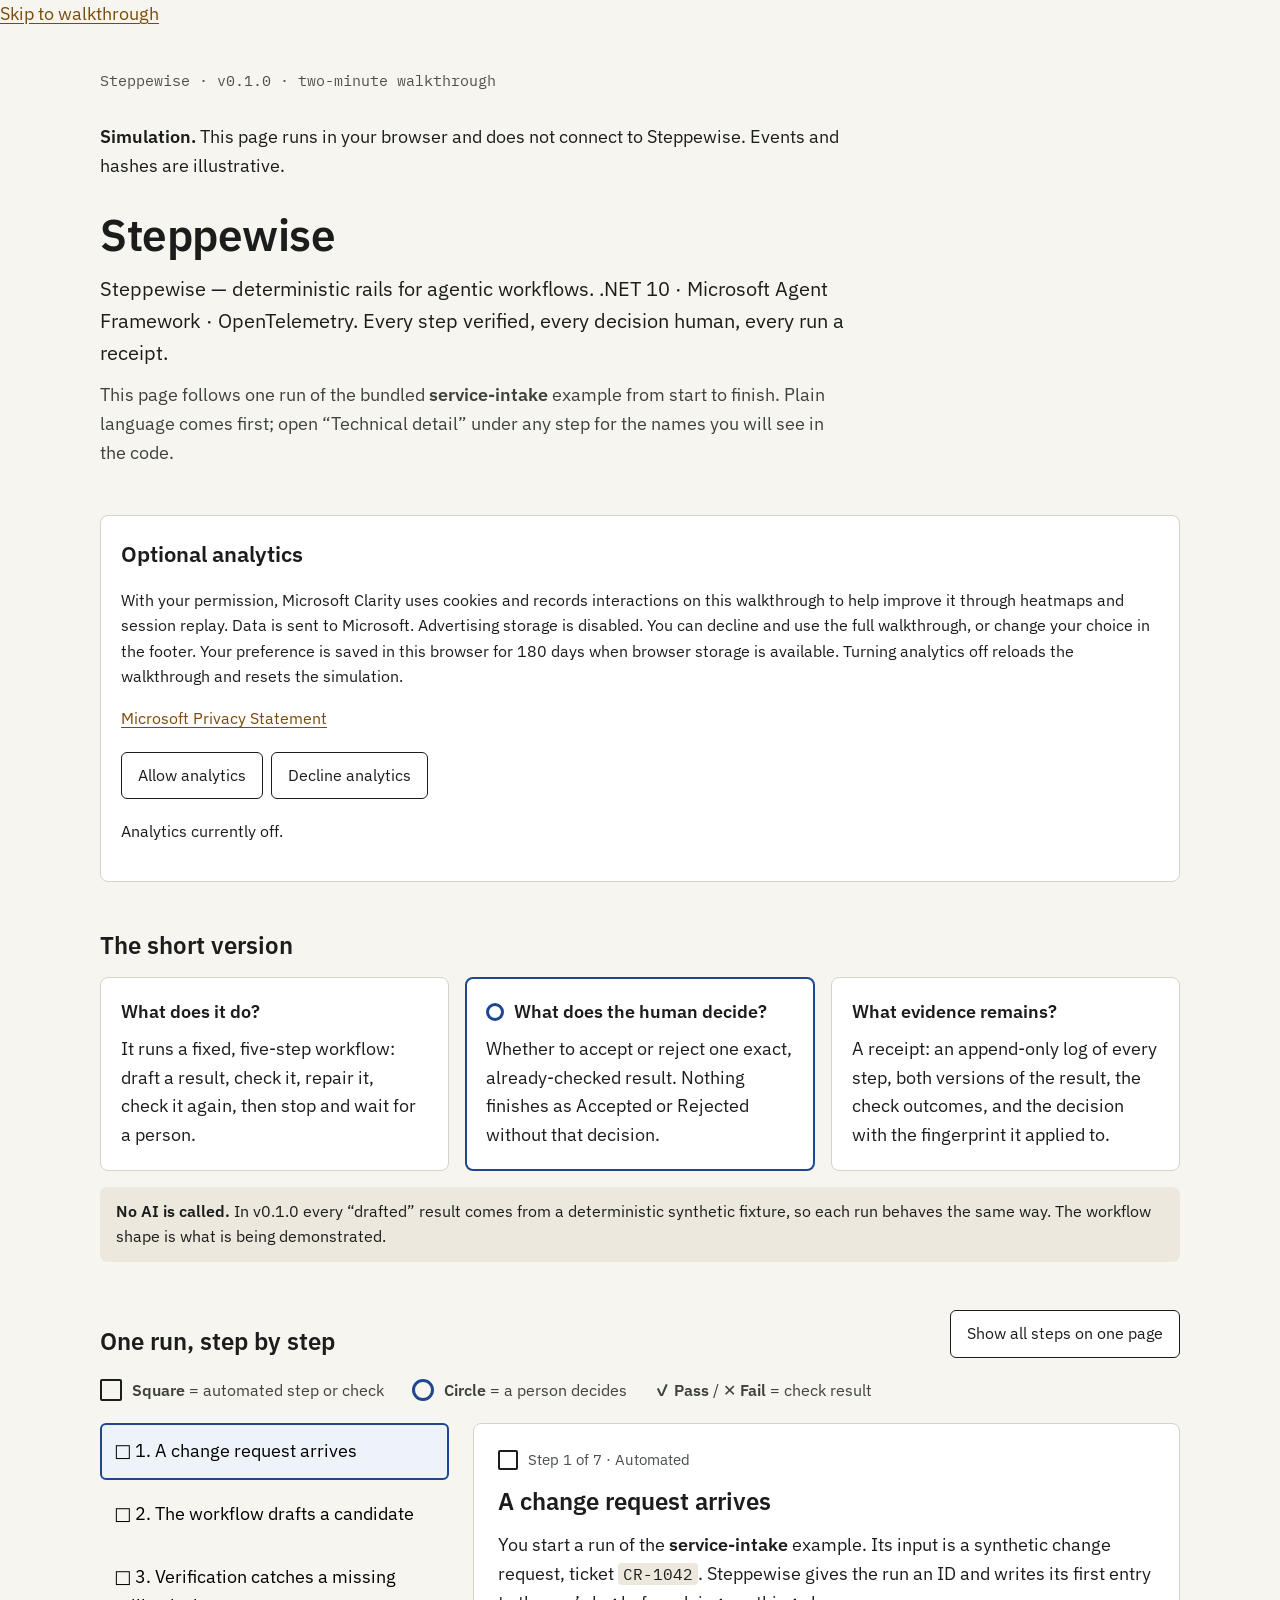
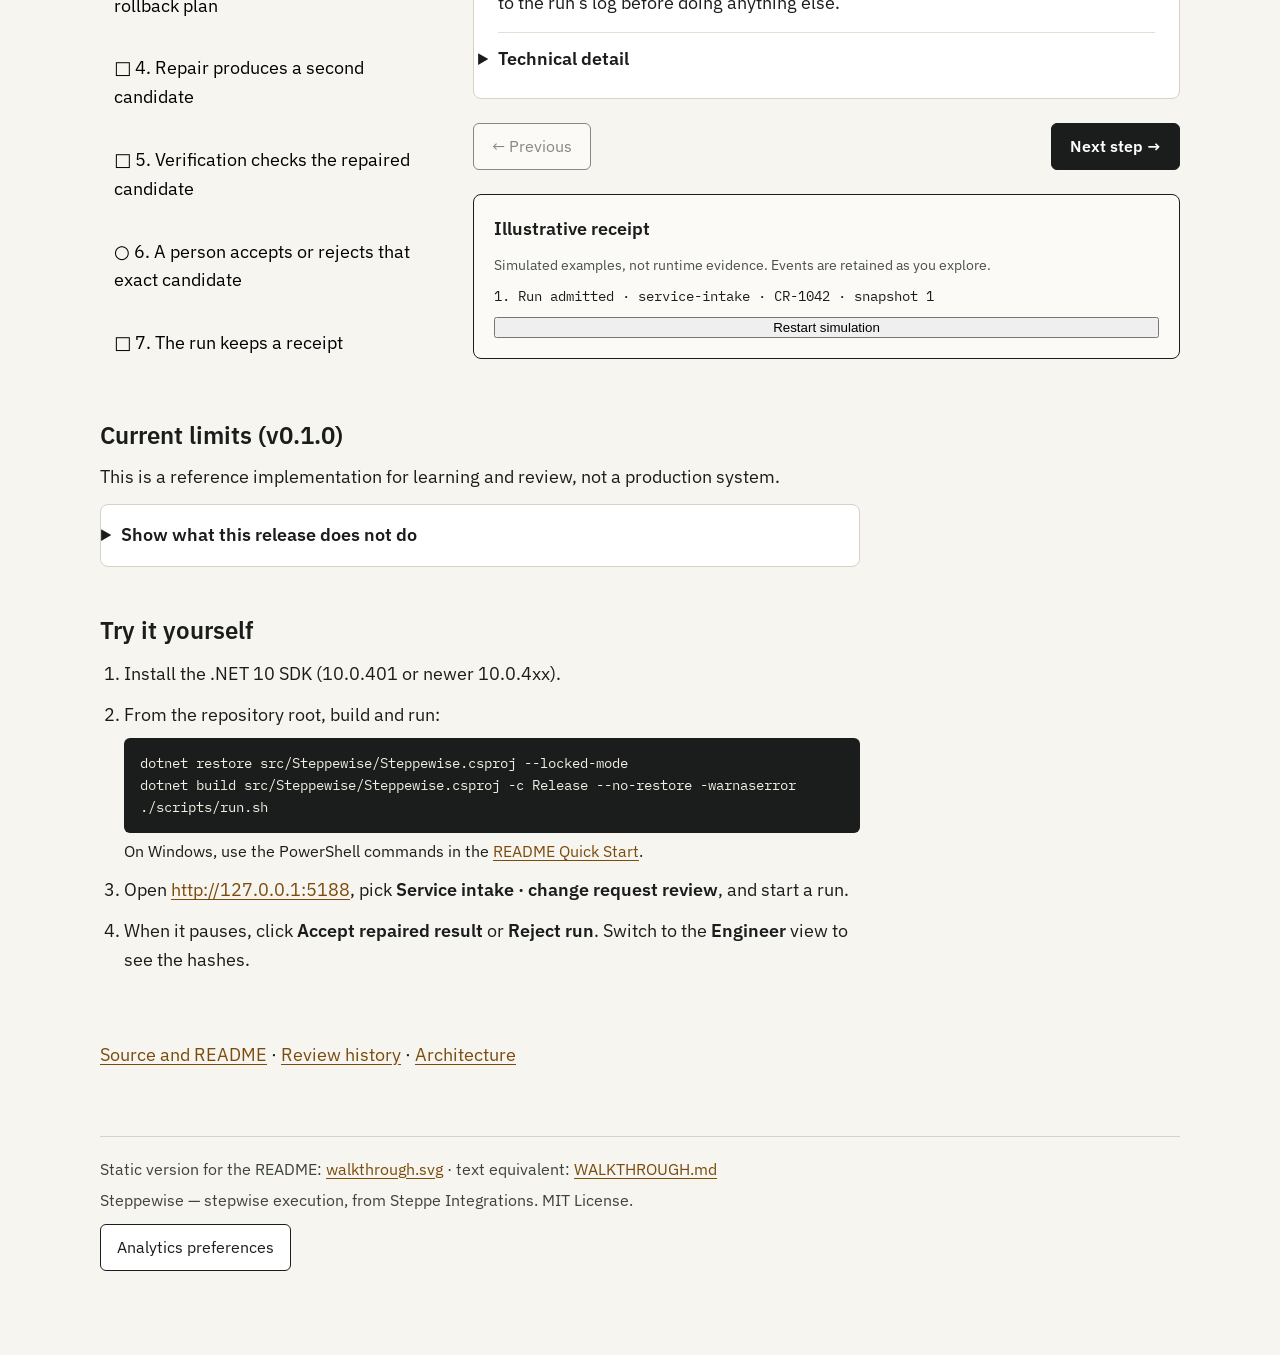
<file: docs/site/index.html>
<!doctype html><html lang="en"><head><meta charset="utf-8"><meta name="viewport" content="width=device-width,initial-scale=1"><title>Steppewise in two minutes</title><meta name="description" content="Explore a verified workflow, human decision, and durable receipt."><link rel="stylesheet" href="style.css"><script defer src="app.js"></script><script defer src="analytics.js"></script></head><body><a href="#walk-h">Skip to walkthrough</a><main><noscript><p>This is the complete text walkthrough. Interactive decisions require JavaScript.</p></noscript><div style="max-width:1080px;margin:0 auto;padding:40px 20px 80px;display:flex;flex-direction:column;gap:48px">

<header id="top" style="display:flex;flex-direction:column;gap:12px;max-width:760px">
  <p style="margin:0;font-family:'IBM Plex Mono',monospace;font-size:15px;color:#4a4f4b">Steppewise · v0.1.0 · two-minute walkthrough</p>
  <p><strong>Simulation.</strong> This page runs in your browser and does not connect to Steppewise. Events and hashes are illustrative.</p><h1 style="margin:0;font-size:clamp(32px,5vw,44px);line-height:1.15;font-weight:700;letter-spacing:-0.01em">Steppewise</h1>
  <p style="margin:0;font-size:20px;font-weight:500">Steppewise — deterministic rails for agentic workflows. .NET 10 · Microsoft Agent Framework · OpenTelemetry. Every step verified, every decision human, every run a receipt.</p>
  <p style="margin:0;color:#3d423e;text-wrap:pretty">This page follows one run of the bundled <strong>service-intake</strong> example from start to finish. Plain language comes first; open “Technical detail” under any step for the names you will see in the code.</p>
</header>

<section aria-labelledby="answers-h" style="display:flex;flex-direction:column;gap:16px">
  <h2 id="answers-h" style="margin:0;font-size:24px;line-height:1.3">The short version</h2>
  <div style="display:grid;grid-template-columns:repeat(auto-fit,minmax(min(100%,280px),1fr));gap:16px">
    <div style="background:#fff;border:1px solid #d6d2c6;border-radius:8px;padding:20px;display:flex;flex-direction:column;gap:8px">
      <h3 style="margin:0;font-size:18px">What does it do?</h3>
      <p style="margin:0;text-wrap:pretty">It runs a fixed, five-step workflow: draft a result, check it, repair it, check it again, then stop and wait for a person.</p>
    </div>
    <div style="background:#fff;border:2px solid #1f4690;border-radius:8px;padding:19px;display:flex;flex-direction:column;gap:8px">
      <h3 style="margin:0;font-size:18px;display:flex;gap:10px;align-items:center"><span aria-hidden="true" style="width:18px;height:18px;border-radius:50%;border:3px solid #1f4690;box-sizing:border-box;flex:none"></span>What does the human decide?</h3>
      <p style="margin:0;text-wrap:pretty">Whether to accept or reject one exact, already-checked result. Nothing finishes as Accepted or Rejected without that decision.</p>
    </div>
    <div style="background:#fff;border:1px solid #d6d2c6;border-radius:8px;padding:20px;display:flex;flex-direction:column;gap:8px">
      <h3 style="margin:0;font-size:18px">What evidence remains?</h3>
      <p style="margin:0;text-wrap:pretty">A receipt: an append-only log of every step, both versions of the result, the check outcomes, and the decision with the fingerprint it applied to.</p>
    </div>
  </div>
  <p style="margin:0;padding:12px 16px;background:#ece8dd;border-radius:8px;font-size:16px;text-wrap:pretty"><strong>No AI is called.</strong> In v0.1.0 every “drafted” result comes from a deterministic synthetic fixture, so each run behaves the same way. The workflow shape is what is being demonstrated.</p>
</section>

<section aria-labelledby="walk-h" style="display:flex;flex-direction:column;gap:20px">
  <div style="display:flex;flex-wrap:wrap;justify-content:space-between;align-items:end;gap:12px">
    <h2 id="walk-h" style="margin:0;font-size:24px;line-height:1.3">One run, step by step</h2>
    <button disabled type="button" style="font:inherit;font-size:16px;padding:10px 16px;min-height:44px;border:1px solid #1a1d1b;background:#fff;color:#1a1d1b;border-radius:6px;cursor:pointer">Show all steps on one page</button>
  </div>

  <div role="note" aria-label="Legend" style="display:flex;flex-wrap:wrap;gap:12px 28px;font-size:16px;color:#3d423e">
    <span style="display:flex;gap:10px;align-items:center"><span aria-hidden="true" style="width:22px;height:22px;border:2px solid #1a1d1b;border-radius:2px;box-sizing:border-box;flex:none"></span><span><strong>Square</strong> = automated step or check</span></span>
    <span style="display:flex;gap:10px;align-items:center"><span aria-hidden="true" style="width:22px;height:22px;border:3px solid #1f4690;border-radius:50%;box-sizing:border-box;flex:none"></span><span><strong>Circle</strong> = a person decides</span></span>
    <span style="display:flex;gap:10px;align-items:center"><span><strong>✓ Pass</strong> / <strong>✕ Fail</strong> = check result</span></span>
  </div>

  <div style="display:flex;flex-wrap:wrap;gap:24px;align-items:flex-start">
    <nav aria-label="Walkthrough steps" style="flex:1 1 260px;min-width:0">
      <ol style="list-style:none;margin:0;padding:0;display:flex;flex-direction:column;gap:6px">
        
      </ol>
    </nav>

    <div style="flex:3 1 440px;min-width:0;display:flex;flex-direction:column;gap:24px">
      <p aria-live="polite" style="position:absolute;width:1px;height:1px;overflow:hidden;clip:rect(0 0 0 0)"></p>

      
      <article aria-labelledby="st1" style="background:#fff;border:1px solid #d6d2c6;border-radius:8px;padding:24px;display:flex;flex-direction:column;gap:14px">
        <p style="margin:0;display:flex;gap:10px;align-items:center;font-size:15px;color:#4a4f4b"><span aria-hidden="true" style="width:20px;height:20px;border:2px solid #1a1d1b;border-radius:2px;box-sizing:border-box"></span>Step 1 of 7 · Automated</p>
        <h3 id="st1" style="margin:0;font-size:24px;line-height:1.3">A change request arrives</h3>
        <p style="margin:0;text-wrap:pretty">You start a run of the <strong>service-intake</strong> example. Its input is a synthetic change request, ticket <code>CR-1042</code>. Steppewise gives the run an ID and writes its first entry to the run’s log before doing anything else.</p>
        <details style="border-top:1px solid #e3dfd4;padding-top:12px">
          <summary>Technical detail</summary>
          <ul style="margin:10px 0 0;padding-left:22px;display:flex;flex-direction:column;gap:6px;font-size:16px">
            <li>Workflow definition: <code>examples/service-intake.json</code>, a five-step sequential chain checked by <code>ValidateDefinition</code> at startup.</li>
            <li>The input travels as a <code>RunInput</code> sealed record through a Microsoft Agent Framework <code>WorkflowBuilder</code> graph.</li>
            <li>Admission appends to <code>run-&lt;id&gt;.events.jsonl</code> and writes the first of up to three snapshots (<code>run-&lt;id&gt;.json</code>).</li>
          </ul>
        </details>
      </article>
      

      
      <article aria-labelledby="st2" style="background:#fff;border:1px solid #d6d2c6;border-radius:8px;padding:24px;display:flex;flex-direction:column;gap:14px">
        <p style="margin:0;display:flex;gap:10px;align-items:center;font-size:15px;color:#4a4f4b"><span aria-hidden="true" style="width:20px;height:20px;border:2px solid #1a1d1b;border-radius:2px;box-sizing:border-box"></span>Step 2 of 7 · Automated</p>
        <h3 id="st2" style="margin:0;font-size:24px;line-height:1.3">The workflow drafts a candidate</h3>
        <p style="margin:0;text-wrap:pretty">The draft step produces <strong>candidate-1</strong>, a change-request packet. In this release it comes from a fixed fixture, not a model.</p>
        <dl style="margin:0;display:grid;gap:10px">
          <div style="padding:12px 16px;background:#f7f5ef;border-radius:6px"><dt style="font-weight:600">Candidate</dt><dd style="margin:2px 0 0">A proposed result that must pass verification and receive human acceptance before the run can finish as Accepted.</dd></div>
          <div style="padding:12px 16px;background:#f7f5ef;border-radius:6px"><dt style="font-weight:600">Hash (SHA-256)</dt><dd style="margin:2px 0 0">A fingerprint computed from the candidate’s exact content. Change one character and the fingerprint changes, so it identifies one specific version.</dd></div>
        </dl>
        <div style="border:1px solid #d6d2c6;border-radius:6px;padding:14px 16px;font-family:'IBM Plex Mono',monospace;font-size:15px;line-height:1.55;overflow-wrap:anywhere">
          <div style="font-weight:600">candidate-1</div>
          <div>ticket: "CR-1042"</div>
          <div>rollbackPlan: <em>(missing)</em></div>
          <div style="color:#4a4f4b">sha256: a41c…09e2 <span style="font-family:'IBM Plex Sans',sans-serif">(example value)</span></div>
        </div>
        <details style="border-top:1px solid #e3dfd4;padding-top:12px">
          <summary>Technical detail</summary>
          <ul style="margin:10px 0 0;padding-left:22px;display:flex;flex-direction:column;gap:6px;font-size:16px">
            <li>Step action: <code>fixture.draft</code>. Execution boundary: <code>evidenceMode: "fixture"</code>, <code>liveInference: false</code>.</li>
            <li>The step emits a <code>Candidate</code> record carrying <code>RunId</code>, <code>Sequence</code> and <code>CauseSequence</code>.</li>
            <li>Packet shown simplified. See the fixture for the full field list.</li>
          </ul>
        </details>
      </article>
      

      
      <article aria-labelledby="st3" style="background:#fff;border:1px solid #d6d2c6;border-radius:8px;padding:24px;display:flex;flex-direction:column;gap:14px">
        <p style="margin:0;display:flex;gap:10px;align-items:center;font-size:15px;color:#4a4f4b"><span aria-hidden="true" style="width:20px;height:20px;border:2px solid #1a1d1b;border-radius:2px;box-sizing:border-box"></span>Step 3 of 7 · Automated check</p>
        <h3 id="st3" style="margin:0;font-size:24px;line-height:1.3">Verification catches a missing rollback plan</h3>
        <p style="margin:0;text-wrap:pretty">An automated check reads candidate-1 and finds no rollback plan. The check records a failing verdict. Candidate-1 is not deleted; it stays in the log as evidence of what was caught.</p>
        <dl style="margin:0"><div style="padding:12px 16px;background:#f7f5ef;border-radius:6px"><dt style="font-weight:600">Verification</dt><dd style="margin:2px 0 0">An automated, rule-based check of a candidate. It produces a pass or fail verdict. It does not approve anything; only a person does that.</dd></div></dl>
        <p style="margin:0;padding:12px 16px;border:2px solid #9b2c1c;border-radius:6px;color:#7a2416;font-weight:600">✕ Fail — candidate-1: <code style="background:#f6e3df;color:#7a2416">rollbackPlan</code> is missing</p>
        <details style="border-top:1px solid #e3dfd4;padding-top:12px">
          <summary>Technical detail</summary>
          <ul style="margin:10px 0 0;padding-left:22px;display:flex;flex-direction:column;gap:6px;font-size:16px">
            <li>Step action: <code>verify</code>, which emits a <code>Verdict</code> record.</li>
            <li>Candidate-1 and its SHA-256 digest are preserved in the ledger.</li>
          </ul>
        </details>
      </article>
      

      
      <article aria-labelledby="st4" style="background:#fff;border:1px solid #d6d2c6;border-radius:8px;padding:24px;display:flex;flex-direction:column;gap:14px">
        <p style="margin:0;display:flex;gap:10px;align-items:center;font-size:15px;color:#4a4f4b"><span aria-hidden="true" style="width:20px;height:20px;border:2px solid #1a1d1b;border-radius:2px;box-sizing:border-box"></span>Step 4 of 7 · Automated</p>
        <h3 id="st4" style="margin:0;font-size:24px;line-height:1.3">Repair produces a second candidate</h3>
        <p style="margin:0;text-wrap:pretty">The repair step produces <strong>candidate-2</strong>, which adds the rollback plan. Both versions stay available, each with its own fingerprint.</p>
        <p style="margin:0;font-size:16px;color:#3d423e;text-wrap:pretty">In v0.1.0, repair runs every time as part of the fixed sequence. It is not triggered by the failed check.</p>
        <div style="display:grid;grid-template-columns:repeat(auto-fit,minmax(min(100%,220px),1fr));gap:12px;font-family:'IBM Plex Mono',monospace;font-size:15px;line-height:1.55">
          <div style="border:1px dashed #8d887b;border-radius:6px;padding:14px 16px;overflow-wrap:anywhere">
            <div style="font-weight:600">candidate-1 <span style="font-family:'IBM Plex Sans',sans-serif;font-weight:400">(kept)</span></div>
            <div>rollbackPlan: <em>(missing)</em></div>
            <div style="color:#4a4f4b">sha256: a41c…09e2</div>
          </div>
          <div style="border:2px solid #1a1d1b;border-radius:6px;padding:13px 15px;overflow-wrap:anywhere">
            <div style="font-weight:600">candidate-2 <span style="font-family:'IBM Plex Sans',sans-serif;font-weight:400">(new)</span></div>
            <div>rollbackPlan: <strong>present</strong></div>
            <div style="color:#4a4f4b">sha256: 7be3…5d10</div>
          </div>
        </div>
        <p style="margin:0;font-size:14px;color:#4a4f4b">Hash values on this page are examples, not real digests.</p>
        <details style="border-top:1px solid #e3dfd4;padding-top:12px">
          <summary>Technical detail</summary>
          <ul style="margin:10px 0 0;padding-left:22px;display:flex;flex-direction:column;gap:6px;font-size:16px">
            <li>Step action: <code>fixture.repair</code>. Conditional branching is pending (M4).</li>
            <li>Both candidates are preserved in the ledger with their SHA-256 digests.</li>
          </ul>
        </details>
      </article>
      

      
      <article aria-labelledby="st5" style="background:#fff;border:1px solid #d6d2c6;border-radius:8px;padding:24px;display:flex;flex-direction:column;gap:14px">
        <p style="margin:0;display:flex;gap:10px;align-items:center;font-size:15px;color:#4a4f4b"><span aria-hidden="true" style="width:20px;height:20px;border:2px solid #1a1d1b;border-radius:2px;box-sizing:border-box"></span>Step 5 of 7 · Automated check</p>
        <h3 id="st5" style="margin:0;font-size:24px;line-height:1.3">Verification checks the repaired candidate</h3>
        <p style="margin:0;text-wrap:pretty">The same check runs on candidate-2 and passes. The run then pauses in <strong>AwaitingReview</strong>. A passing check does not finish the run; it only makes the candidate eligible for a human decision.</p>
        <p style="margin:0;padding:12px 16px;border:2px solid #24613a;border-radius:6px;color:#1d4f2f;font-weight:600">✓ Pass — candidate-2 (sha256: 7be3…5d10)</p>
        <details style="border-top:1px solid #e3dfd4;padding-top:12px">
          <summary>Technical detail</summary>
          <ul style="margin:10px 0 0;padding-left:22px;display:flex;flex-direction:column;gap:6px;font-size:16px">
            <li>Second <code>verify</code> step. The workflow reaches a <code>RequestPort&lt;Verdict, ReviewDecision&gt;</code> and waits.</li>
            <li>Snapshot 2 of 3 is written at the waiting-review phase.</li>
            <li>If the host restarts here, the pending review is rebuilt from the event log (<code>RestoreReview</code>), not resumed from a framework checkpoint.</li>
          </ul>
        </details>
      </article>
      

      
      <article aria-labelledby="st6" style="background:#fff;border:3px solid #1f4690;border-radius:16px;padding:22px;display:flex;flex-direction:column;gap:14px">
        <p style="margin:0;display:flex;gap:10px;align-items:center;font-size:15px;color:#1f4690;font-weight:600"><span aria-hidden="true" style="width:20px;height:20px;border:3px solid #1f4690;border-radius:50%;box-sizing:border-box"></span>Step 6 of 7 · Human decision</p>
        <h3 id="st6" style="margin:0;font-size:24px;line-height:1.3">A person accepts or rejects that exact candidate</h3>
        <p style="margin:0;text-wrap:pretty">This is the workflow’s human decision step. You review candidate-2 and choose. Your decision is tied to candidate-2’s fingerprint, so it cannot be applied to a different version by mistake.</p>
        <div style="padding:16px;background:#eef2f9;border-radius:8px;display:flex;flex-direction:column;gap:12px">
          <p style="margin:0;font-size:16px">Reviewing <strong>candidate-2</strong> · sha256 7be3…5d10 · check: ✓ Pass</p>
          <div style="display:flex;flex-wrap:wrap;gap:10px">
            <button disabled type="button" style="font:inherit;font-size:16px;font-weight:600;padding:10px 18px;min-height:44px;border-radius:6px;cursor:pointer;border:2px solid #1f4690;background:#1f4690;color:#fff">Accept repaired result</button>
            <button disabled type="button" style="font:inherit;font-size:16px;font-weight:600;padding:10px 18px;min-height:44px;border-radius:6px;cursor:pointer;border:2px solid #1f4690;background:#fff;color:#1f4690">Reject run</button>
            <button disabled type="button" style="font:inherit;font-size:16px;padding:10px 14px;min-height:44px;border-radius:6px;cursor:pointer;border:1px dashed #4a4f4b;background:transparent;color:#1a1d1b">What if the candidate had changed?</button>
          </div>
          <p role="status" style="margin:0;font-size:16px;font-weight:500">No decision yet. The run is awaiting review.</p>
        </div>
        <p style="margin:0;font-size:16px;color:#3d423e;text-wrap:pretty">The reviewer name is optional and self-reported. If left blank, the run records <code>local-process-user</code>. Neither is an authenticated identity.</p>
        <details style="border-top:1px solid #e3dfd4;padding-top:12px">
          <summary>Technical detail</summary>
          <ul style="margin:10px 0 0;padding-left:22px;display:flex;flex-direction:column;gap:6px;font-size:16px">
            <li><code>POST /api/runs/{id}/review</code> with <code>expectedHash</code>, which must equal the latest verified candidate’s SHA-256 hash.</li>
            <li>A stale hash, a second decision, or a review against a failed run returns <code>HTTP 409</code>.</li>
            <li>Attribution: <code>actorSource: "self-reported"</code>, or <code>local-process-user</code> when omitted.</li>
          </ul>
        </details>
      </article>
      

      
      <article aria-labelledby="st7" style="background:#fff;border:1px solid #d6d2c6;border-radius:8px;padding:24px;display:flex;flex-direction:column;gap:14px">
        <p style="margin:0;display:flex;gap:10px;align-items:center;font-size:15px;color:#4a4f4b"><span aria-hidden="true" style="width:20px;height:20px;border:2px solid #1a1d1b;border-radius:2px;box-sizing:border-box"></span>Step 7 of 7 · Automated</p>
        <h3 id="st7" style="margin:0;font-size:24px;line-height:1.3">The run keeps a receipt</h3>
        <p style="margin:0;text-wrap:pretty">Run status: <strong><span id="outcome">Awaiting review</span></strong>. In Steppewise, the events recorded so far are already on disk, because each step was written down before the next one started.</p>
        <dl style="margin:0"><div style="padding:12px 16px;background:#f7f5ef;border-radius:6px"><dt style="font-weight:600">Receipt</dt><dd style="margin:2px 0 0">The durable record of a run: what each step produced, what each check found, and what the person decided about which fingerprint. Entries are only ever added, never edited.</dd></div></dl>
        <ul style="margin:0;padding-left:22px;display:flex;flex-direction:column;gap:6px">
          <li><code>run-&lt;id&gt;.events.jsonl</code> — the step-by-step log</li>
          <li><code>run-&lt;id&gt;.json</code> — a summary snapshot of the run’s current state</li>
          <li><code>spans.jsonl</code> — matching OpenTelemetry trace records</li>
        </ul>
        <details style="border-top:1px solid #e3dfd4;padding-top:12px">
          <summary>Technical detail</summary>
          <ul style="margin:10px 0 0;padding-left:22px;display:flex;flex-direction:column;gap:6px;font-size:16px">
            <li>Each transition appends and flushes one <code>DurableEvent</code> JSONL record before advancing.</li>
            <li>Snapshots are reductions of the log, written at admission, waiting review and terminal state.</li>
            <li><code>traceId</code> and <code>spanId</code> match between the event log and <code>spans.jsonl</code>. Spans are local files; OTLP network export is pending (M4).</li>
          </ul>
        </details>
      </article>
      

      
      <div style="display:flex;justify-content:space-between;gap:12px">
        <button disabled type="button" style="font:inherit;font-size:16px;padding:10px 18px;min-height:44px;border:1px solid #1a1d1b;background:#fff;color:#1a1d1b;border-radius:6px;cursor:pointer;">← Previous</button>
        <button disabled type="button" style="font:inherit;font-size:16px;font-weight:600;padding:10px 18px;min-height:44px;border:1px solid #1a1d1b;background:#1a1d1b;color:#fff;border-radius:6px;cursor:pointer;">Next step →</button>
      </div>
      

      <aside aria-labelledby="rc-h" style="border:1px solid #1a1d1b;border-radius:8px;padding:20px;background:#fbfaf6;display:flex;flex-direction:column;gap:10px">
        <h3 id="rc-h" style="margin:0;font-size:18px">Illustrative receipt</h3>
        <p style="margin:0;font-size:14px;color:#4a4f4b">Simulated examples, not runtime evidence. Events are retained as you explore.</p>
        <ol style="margin:0;padding-left:24px;display:flex;flex-direction:column;gap:4px;font-family:'IBM Plex Mono',monospace;font-size:14px;line-height:1.5">
          
        </ol>
      </aside>
    </div>
  </div>
</section>

<section aria-labelledby="limits-h" style="display:flex;flex-direction:column;gap:12px;max-width:760px">
  <h2 id="limits-h" style="margin:0;font-size:24px;line-height:1.3">Current limits (v0.1.0)</h2>
  <p style="margin:0;text-wrap:pretty">This is a reference implementation for learning and review, not a production system.</p>
  <details style="background:#fff;border:1px solid #d6d2c6;border-radius:8px;padding:16px 20px">
    <summary>Show what this release does not do</summary>
    <ul style="margin:12px 0 0;padding-left:22px;display:flex;flex-direction:column;gap:8px;font-size:16px">
      <li>Synthetic fixtures only. No live AI or LLM calls, no external network requests.</li>
      <li>Repair always runs; there are no general conditions or parallel steps yet.</li>
      <li>Loopback only (<code>127.0.0.1</code>), <code>dev</code> and <code>qa</code> profiles. <code>prod</code> is refused at startup.</li>
      <li>Reviewer identity is self-reported or the OS process user. There is no authentication.</li>
      <li>One host per evidence directory, enforced by <code>.owner.lock</code>. No distributed or multi-host execution.</li>
      <li>A truncated event log stops the whole host at startup. <strong>Planned, not built:</strong> quarantining only the affected run.</li>
      <li>Process-kill fault trials do not establish power-loss or multi-host durability.</li>
    </ul>
    <p style="margin:12px 0 0;font-size:16px">Full list: <a href="https://github.com/djcdevelopment/steppewise/blob/main/docs/STATUS.md">docs/STATUS.md</a></p>
  </details>
</section>

<section aria-labelledby="try-h" style="display:flex;flex-direction:column;gap:14px;max-width:760px">
  <h2 id="try-h" style="margin:0;font-size:24px;line-height:1.3">Try it yourself</h2>
  <ol style="margin:0;padding-left:24px;display:flex;flex-direction:column;gap:12px">
    <li>Install the .NET 10 SDK (10.0.401 or newer 10.0.4xx).</li>
    <li>From the repository root, build and run:
      <pre style="margin:8px 0 0;padding:14px 16px;background:#1a1d1b;color:#f2efe6;border-radius:6px;overflow-x:auto;font-family:'IBM Plex Mono',monospace;font-size:14px;line-height:1.6" tabindex="0" aria-label="Linux and macOS commands">dotnet restore src/Steppewise/Steppewise.csproj --locked-mode
dotnet build src/Steppewise/Steppewise.csproj -c Release --no-restore -warnaserror
./scripts/run.sh</pre>
      <span style="display:block;margin-top:6px;font-size:16px">On Windows, use the PowerShell commands in the <a href="https://github.com/djcdevelopment/steppewise#windows-powershell">README Quick Start</a>.</span>
    </li>
    <li>Open <a href="http://127.0.0.1:5188">http://127.0.0.1:5188</a>, pick <strong>Service intake · change request review</strong>, and start a run.</li>
    <li>When it pauses, click <strong>Accept repaired result</strong> or <strong>Reject run</strong>. Switch to the <strong>Engineer</strong> view to see the hashes.</li>
  </ol>
</section>

<p><a href="https://github.com/djcdevelopment/steppewise">Source and README</a> · <a href="https://github.com/djcdevelopment/steppewise/blob/main/docs/REVIEW-HISTORY.md">Review history</a> · <a href="https://github.com/djcdevelopment/steppewise/tree/main/docs/architecture">Architecture</a></p><footer style="border-top:1px solid #d6d2c6;padding-top:20px;font-size:16px;color:#3d423e;display:flex;flex-direction:column;gap:6px">
  <p style="margin:0">Static version for the README: <a href="walkthrough.svg">walkthrough.svg</a> · text equivalent: <a href="https://github.com/djcdevelopment/steppewise/blob/main/docs/WALKTHROUGH.md">WALKTHROUGH.md</a></p>
  <p style="margin:0">Steppewise — stepwise execution, from Steppe Integrations. MIT License.</p>
</footer>
</div>
</main></body></html>
</file>
<file: docs/site/style.css>
@font-face {
  font-family: 'IBM Plex Mono';
  font-style: normal;
  font-weight: 400;
  src: url(font-0.ttf) format('truetype');
}
@font-face {
  font-family: 'IBM Plex Mono';
  font-style: normal;
  font-weight: 600;
  src: url(font-1.ttf) format('truetype');
}
@font-face {
  font-family: 'IBM Plex Sans';
  font-style: normal;
  font-weight: 400;
  font-stretch: normal;
  src: url(font-2.ttf) format('truetype');
}
@font-face {
  font-family: 'IBM Plex Sans';
  font-style: normal;
  font-weight: 600;
  font-stretch: normal;
  src: url(font-3.ttf) format('truetype');
}

html{-webkit-text-size-adjust:100%}
body{margin:0;background:#f7f5ef;color:#1a1d1b;font-family:"IBM Plex Sans",system-ui,sans-serif;font-size:18px;line-height:1.6}
a{color:#7a4b0c;text-decoration:underline;text-underline-offset:3px}
a:hover{color:#1a1d1b}
:focus-visible{outline:3px solid #1f4690;outline-offset:3px;border-radius:4px}
code{font-family:"IBM Plex Mono",ui-monospace,monospace;font-size:.88em;background:#ece8dd;padding:1px 5px;border-radius:4px;overflow-wrap:anywhere}
summary{cursor:pointer;font-weight:600}
details>summary{list-style-position:outside}
@media (prefers-reduced-motion: reduce){*{transition:none!important;animation:none!important;scroll-behavior:auto!important}}

[hidden]{display:none!important} button:disabled{opacity:.5;cursor:default} article:focus{outline:3px solid #1f4690} .step{width:100%;text-align:left;font:inherit;padding:12px;background:transparent;border:2px solid transparent;border-radius:6px} .step[aria-current=step]{border-color:#1f4690;background:#eef2f9} main{overflow-wrap:anywhere} @media(max-width:600px){article{padding:16px!important} pre{white-space:pre-wrap} }
.analytics-choice{border:1px solid #d6d2c6;border-radius:8px;padding:20px;background:#fff}
.analytics-choice h2{margin:0;font-size:22px}
.analytics-choice p{font-size:16px}
.analytics-choice button,.analytics-settings{font:inherit;font-size:16px;min-height:44px;padding:10px 16px;border:1px solid #1a1d1b;border-radius:6px;background:#fff;color:#1a1d1b;cursor:pointer;margin:4px 8px 4px 0}
.analytics-settings{align-self:flex-start}
</file>
